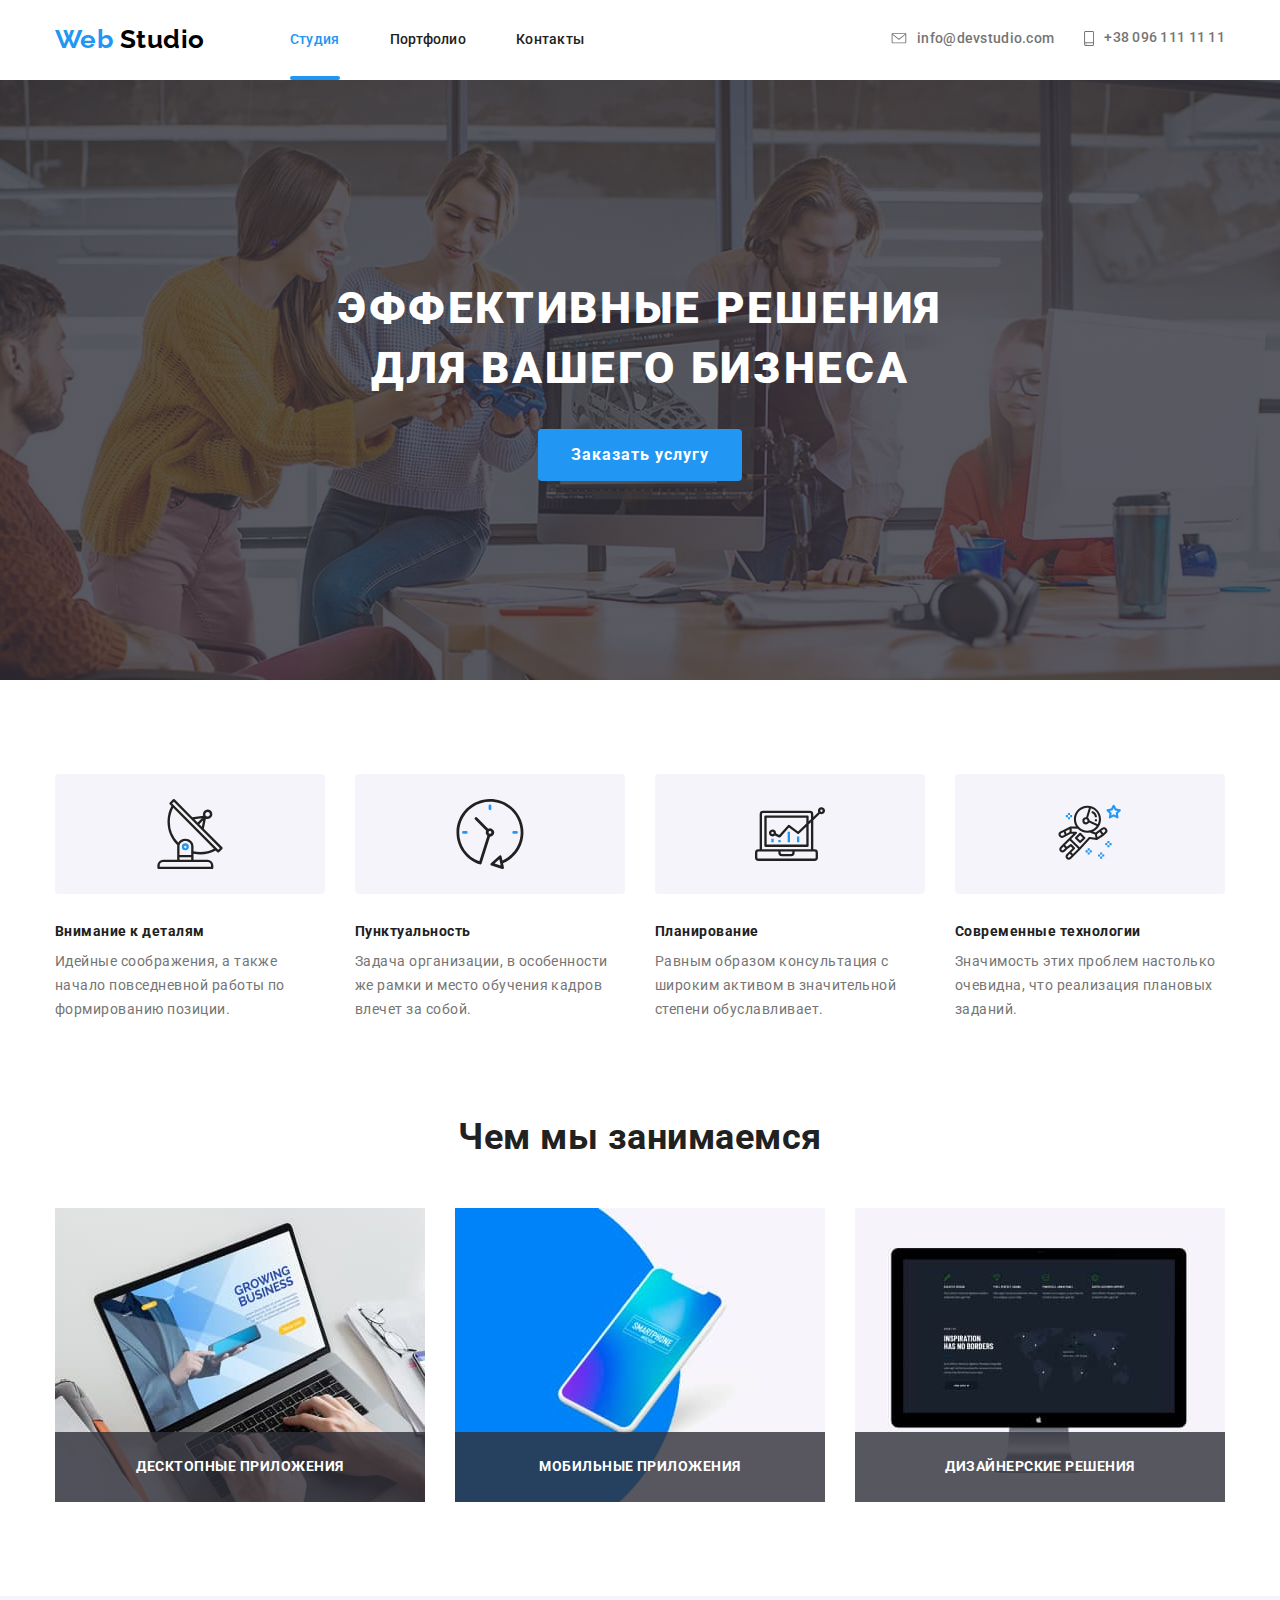
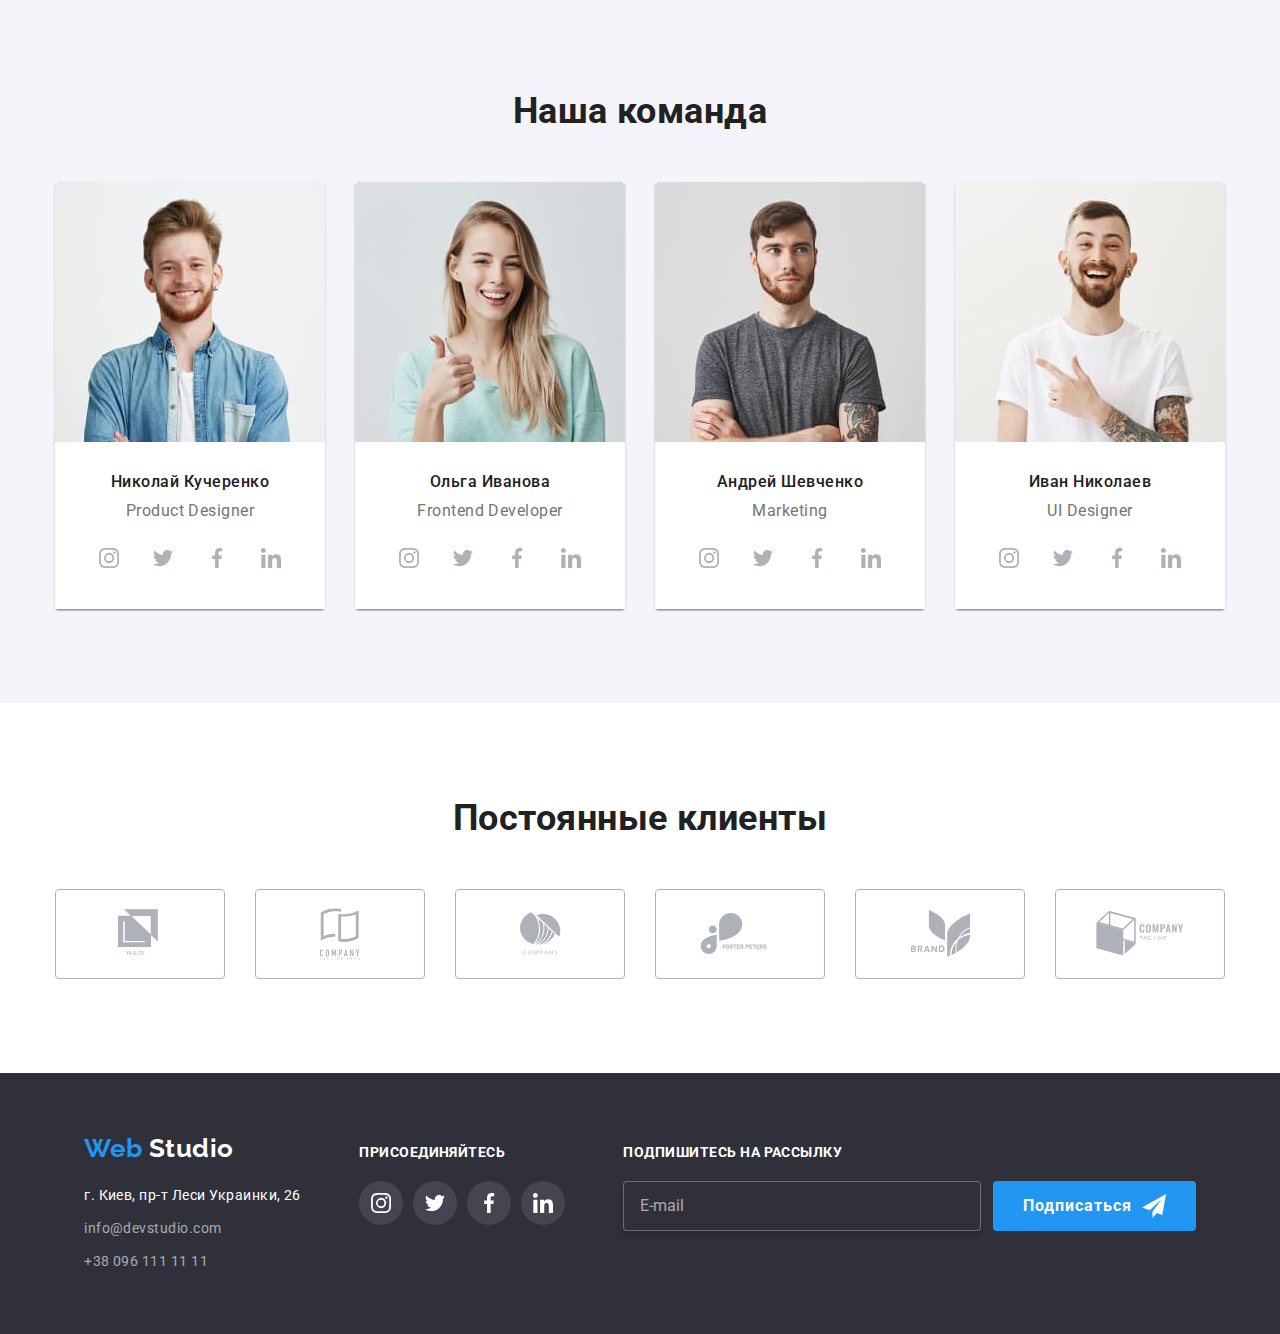
<file: index.html>
<!DOCTYPE html>
<html lang="ru">
<head>
    <meta charset="UTF-8">
    <meta name="viewport" content="width=device-width, initial-scale=1.0">
    <title>Document</title>
    <link rel="stylesheet" href="https://fonts.googleapis.com/css2?family=Raleway:wght@700&family=Roboto:wght@400;500;700;900&display=swap">
    <link rel="stylesheet" href="https://cdnjs.cloudflare.com/ajax/libs/modern-normalize/0.6.0/modern-normalize.min.css">
    <link rel="stylesheet" href="./css/main.min.css" />
</head>
<body class="body">
    <!-- Навигация по сайту -->
        <header>
            <div class="container">
                <nav class="container-main-nav">
                    <a class="logo" href="./index.html">
                        <span class="logo-blue">Web</span>
                        <span class="logo-black">Studio</span>
                    </a>
                    <ul class="site-nav">
                        <li class="site-nav-item"><a class="link-1 active current" href="./index.html">Студия</a></li>
                        <li class="site-nav-item"><a class="link-1" href="./portfolio.html">Портфолио</a></li>
                        <li class="site-nav-item"><a class="link-1" href="">Контакты</a></li>
                    </ul>
                
                    <address class="address-container">
                        <ul class="auth-nav">
                            <li class="auth-nav-item">
                                <a class="info" href="mailto:info@devstudio.com" aria-label="написать письмо на электронную почту info@devstudio.com">
                                    <svg class="icon-mail" width="16" height="11">
                                        <use href="./images/sprite.svg#envelope"></use>
                                    </svg>info@devstudio.com</a>
                            </li>
                            <li class="auth-nav-item">
                                <a class="info" href="tel:+380961111111" aria-label="позвонить по телефону +380961111111">
                                    <svg class="icon-phone" width="10" height="15">
                                        <use href="./images/sprite.svg#smartphone"></use>
                                    </svg>+38 096 111 11 11</a>
                            </li>
                        </ul>
                    </address>
                </nav>
            </div>
        </header>

    <main>
        <!-- Герой -->
            <section class="hero">
                <div class="container-hero">
                    <h1 class="hero-title">ЭФФЕКТИВНЫЕ РЕШЕНИЯ ДЛЯ ВАШЕГО БИЗНЕСА</h1>
                        <span class="service" href="">
                            <button data-modal-open type="button" class="service-title">Заказать услугу</button>
                        </span>
                </div>
            </section>

        <!-- Характеристика веб-студии -->
        <section class="section">
            <div class="container">
                <h2 class="hidden-title">Характеристика веб-студии</h2>
                    <ul class="feature-list">
                        <li class="feature-list-item">
                            <div class="icon-block">
                                <svg class="icon" width="70" height="70">
                                    <use href="./images/sprite.svg#antena"></use>
                                </svg>
                            </div>
                                    <h3 class="title">Внимание к деталям</h3>
                                        <p class="clarifications">Идейные соображения, а также начало повседневной работы по формированию позиции.</p>
                        </li>
                        <li class="feature-list-item">
                            <div class="icon-block">
                                <svg class="icon" width="70" height="70">
                                    <use href="./images/sprite.svg#clock-1"></use>
                                </svg>
                            </div>
                                <h3 class="title">Пунктуальность</h3>
                                    <p class="clarifications">Задача организации, в особенности же рамки и место обучения кадров влечет за собой.</p>
                        </li>
                        <li class="feature-list-item">
                            <div class="icon-block">
                                <svg class="icon" width="70" height="70">
                                    <use href="./images/sprite.svg#icon-diagram-1"></use>
                                </svg>
                            </div>
                                <h3 class="title">Планирование</h3>
                                    <p class="clarifications">Равным образом консультация с широким активом в значительной степени обуславливает.</p>
                        </li>
                        <li class="feature-list-item">
                            <div class="icon-block">
                                <svg class="icon" width="70" height="70">
                                    <use href="./images/sprite.svg#astronaut"></use>
                                </svg>
                            </div>
                                <h3 class="title">Современные технологии</h3>
                                    <p class="clarifications">Значимость этих проблем настолько очевидна, что реализация плановых заданий.</p>
                        </li>
                    </ul>
            </div>
        </section>

        <!-- Деятельнось веб-студии -->
        <section class="section activities">
            <div class="container">
                <h2 class="section-title">Чем мы занимаемся</h2>
                <ul class="activity-list">
                    <li class="activity-list-item">
                        <img src="./images/ноутбук.jpg" width="370" height="294" alt="ноутбук" />
                        <p class="example">ДЕСКТОПНЫЕ ПРИЛОЖЕНИЯ</p>
                    </li>
                    <li class="activity-list-item">
                        <img src="./images/смартфон.jpg" width="370" height="294" alt="smartphone" />
                        <p class="example">МОБИЛЬНЫЕ ПРИЛОЖЕНИЯ</p>
                    </li>
                    <li class="activity-list-item">
                        <img src="./images/монитор.jpg" width="370" height="294" alt="монитор" />
                        <p class="example">ДИЗАЙНЕРСКИЕ РЕШЕНИЯ</p>
                    </li>
                </ul>
            </div>
        </section>

        <!-- Команда -->
        <section class="section team">
            <div class="container">
                <h2 class="section-title">Наша команда</h2>
                <ul class="team-list">
                    <li class="team-list-item">
                        <div class="card-foto">
                            <img class="card-image" src="./images/foto-1.jpg" alt="Участник_группы_1" />
                                <div class="card-foto-content">
                                    <h3 class="name">Николай Кучеренко</h3>
                                        <p class="specialization">Product Designer</p>
                                            <ul class="links-list">
                                                <li class="social"><a href="" class="social-link">
                                                    <svg class="social-list" width="20" height="20">
                                                        <use href="./images/sprite.svg#Instagram"></use> 
                                                    </svg></a>
                                                </li>
                                                <li class="social"><a href="" class="social-link">
                                                    <svg class="social-list" width="20" height="20">
                                                        <use href="./images/sprite.svg#Twitter"></use> 
                                                    </svg></a>
                                                </li>
                                                <li class="social"><a href="" class="social-link">
                                                    <svg class="social-list" width="20" height="20">
                                                        <use href="./images/sprite.svg#Facebook"></use> 
                                                    </svg></a>
                                                </li>
                                                <li class="social"><a href="" class="social-link">
                                                    <svg class="social-list" width="20" height="20">
                                                        <use href="./images/sprite.svg#linkedin"></use> 
                                                    </svg></a>
                                                </li>
                                            </ul>
                                </div>
                        </div>
                    </li>
                    <li class="team-list-item">
                        <div class="card-foto">
                            <img class="card-image" src="./images/foto-2.jpg" alt="Участник_группы_2" />
                                <div class="card-foto-content">
                                    <h3 class="name">Ольга Иванова</h3>
                                        <p class="specialization">Frontend Developer</p>
                                            <ul class="links-list">
                                                <li class="social"><a href="" class="social-link">
                                                    <svg class="social-list" width="20" height="20">
                                                        <use href="./images/sprite.svg#Instagram"></use> 
                                                    </svg></a>
                                                </li>
                                                <li class="social"><a href="" class="social-link">
                                                    <svg class="social-list" width="20" height="20">
                                                        <use href="./images/sprite.svg#Twitter"></use> 
                                                    </svg></a>
                                                </li>
                                                <li class="social"><a href="" class="social-link">
                                                    <svg class="social-list" width="20" height="20">
                                                        <use href="./images/sprite.svg#Facebook"></use> 
                                                    </svg></a>
                                                </li>
                                                <li class="social"><a href="" class="social-link">
                                                    <svg class="social-list" width="20" height="20">
                                                        <use href="./images/sprite.svg#linkedin"></use> 
                                                    </svg></a>
                                                </li>
                                            </ul>
                                </div>
                        </div>
                    </li>
                    <li class="team-list-item">
                        <div class="card-foto">
                            <img class="card-image" src="./images/foto-3.jpg" alt="Участник_группы_3" />
                                <div class="card-foto-content">
                                    <h3 class="name">Андрей Шевченко</h3>
                                        <p class="specialization">Marketing</p>
                                            <ul class="links-list">
                                                <li class="social"><a href="" class="social-link">
                                                    <svg class="social-list" width="20" height="20">
                                                        <use href="./images/sprite.svg#Instagram"></use> 
                                                    </svg></a>
                                                </li>
                                                <li class="social"><a href="" class="social-link">
                                                    <svg class="social-list" width="20" height="20">
                                                        <use href="./images/sprite.svg#Twitter"></use> 
                                                    </svg></a>
                                                </li>
                                                <li class="social"><a href="" class="social-link">
                                                    <svg class="social-list" width="20" height="20">
                                                        <use href="./images/sprite.svg#Facebook"></use> 
                                                    </svg></a>
                                                </li>
                                                <li class="social"><a href="" class="social-link">
                                                    <svg class="social-list" width="20" height="20">
                                                        <use href="./images/sprite.svg#linkedin"></use> 
                                                    </svg></a>
                                                </li>
                                            </ul>
                                </div>
                        </div>
                    </li>
                    <li class="team-list-item">
                        <div class="card-foto">
                            <img class="card-image" src="./images/foto-4.jpg" alt="Участник_группы_4" />
                                <div class="card-foto-content">
                                    <h3 class="name">Иван Николаев</h3>
                                        <p class="specialization">UI Designer</p>
                                            <ul class="links-list">
                                                <li class="social"><a href="" class="social-link">
                                                    <svg class="social-list" width="20" height="20">
                                                        <use href="./images/sprite.svg#Instagram"></use> 
                                                    </svg></a>
                                                </li>
                                                <li class="social"><a href="" class="social-link">
                                                    <svg class="social-list" width="20" height="20">
                                                        <use href="./images/sprite.svg#Twitter"></use> 
                                                    </svg></a>
                                                </li>
                                                <li class="social"><a href="" class="social-link">
                                                    <svg class="social-list" width="20" height="20">
                                                        <use href="./images/sprite.svg#Facebook"></use> 
                                                    </svg></a>
                                                </li>
                                                <li class="social"><a href="" class="social-link">
                                                    <svg class="social-list" width="20" height="20">
                                                        <use href="./images/sprite.svg#linkedin"></use> 
                                                    </svg></a>
                                                </li>
                                            </ul>
                                </div>
                        </div>
                    </li>
                </ul>
            </div>
        </section>

        <!-- Клиенты -->
        <section class="section">
            <div class="container">
                <h2 class="section-title">Постоянные клиенты</h2>
                <ul class="list-customers">
                    <li class="list-customers-item">
                        <a class="customers-link" href="">
                            <svg class="icon" width="44" height="49">
                                <use href="./images/sprite.svg#icon-logo-1"></use> 
                            </svg></a>
                    </li>
                    <li class="list-customers-item">
                        <a class="customers-link" href="">
                            <svg class="icon" width="40" height="52">
                                <use href="./images/sprite.svg#icon-logo-2"></use> 
                            </svg></a>
                    </li>
                    <li class="list-customers-item">
                        <a class="customers-link" href="">
                            <svg class="icon" width="41" height="43">
                                <use href="./images/sprite.svg#icon-logo-3"></use> 
                            </svg></a>
                        </li>
                    <li class="list-customers-item">
                        <a class="customers-link" href="">
                            <svg class="icon" width="80" height="42">
                                <use href="./images/sprite.svg#icon-logo-4"></use> 
                             </svg></a>
                    </li>
                    <li class="list-customers-item">
                        <a class="customers-link" href="">
                            <svg class="icon" width="59" height="47">
                                <use href="./images/sprite.svg#icon-logo-5"></use> 
                            </svg></a>
                    </li>
                    <li class="list-customers-item">
                        <a class="customers-link" href="">
                            <svg class="icon" width="88" height="45">
                                <use href="./images/sprite.svg#icon-logo-6"></use> 
                            </svg></a>
                    </li>
                </ul>
            </div>
        </section>
    </main>

    <!--Модальное окно-->
    <div class="backdrop is-hidden" data-modal>
        <div class="modal">
            <p class="appeal">Оставьте свои данные, мы вам перезвоним</p>
                <button data-modal-close type="button" class="close">
                    <svg class="icon-close" width="11" height="11">
                        <use href="./images/sprite.svg#vector"></use>
                    </svg>
                </button>
            <form class="form-service">
                <div class="form-data">
                    <input type="text" class="form-input" name="user-name" id="user-name" placeholder=" " />
                    <label for="user-name" class="form-label">Имя</label>
                    <svg class="icon-data">
                        <use href="./images/sprite.svg#silhouette"></use>
                    </svg>
                </div>
                <div class="form-data">
                    <input type="tel" class="form-input" name="telephone" id="telephone" placeholder=" " />
                    <label for="telephone" class="form-label">Телефон</label>
                    <svg class="icon-data">
                        <use href="./images/sprite.svg#telephone"></use>
                    </svg>
                </div>
                <div class="form-data">
                    <input type="email" class="form-input" name="mail" id="mail" placeholder=" " />
                    <label for="mail" class="form-label">Почта</label>
                    <svg class="icon-data">
                        <use href="./images/sprite.svg#envelope-2"></use>
                    </svg>
                </div>
                <div class="form-data-comment">
                    <textarea class="wishes" name="comment" id="comment" rows="6" placeholder=" "></textarea>
                    <label for="comment" class="form-label-2">Комментарий</label>
                </div>
                <label class="checkbox-label">
                     <input type="checkbox" class="checkbox" name="policy">
                     <span class="check-mark"></span>
                     Соглашаюсь с рассылкой и принимаю<a href="">Условия договора</a>
                </label>
                <button type="submit" class="send">Отправить</button>
            </form>
        </div>
    </div>

    <!-- Футер -->
    <footer class="footer">
        <div class="container data">
           <div class="container-address">
               <a class="logo" href="">
                   <span class="logo-blue">Web</span>
                   <span class="logo-white">Studio</span>
               </a>
                   <address>
                       <ul class="address-list">
                           <li class="dislocation"><a class="location" href="">г. Киев, пр-т Леси Украинки, 26</a></li>
                           <li class="email"><a class="info-2" href="mailto:info@devstudio.com">info@devstudio.com</a></li>
                           <li><a class="info-2" href="tel:+380961111111">+38 096 111 11 11</a></li>
                       </ul>
                   </address>
           </div>
           <div class="container-invitation">
               <p class="invitation">ПРИСОЕДИНЯЙТЕСЬ</p>
                    <ul class="links-list-2">
                        <li class="social-2"><a href="" class="social-link-2">
                            <svg class="social-list-2" width="20" height="20">
                                <use href="./images/sprite.svg#Instagram"></use> 
                            </svg></a>
                        </li>
                        <li class="social-2"><a href="" class="social-link-2">
                            <svg class="social-list-2" width="44" height="44">
                                <use href="./images/sprite.svg#Twitter"></use> 
                            </svg></a>
                        </li>
                        <li class="social-2"><a href="" class="social-link-2">
                            <svg class="social-list-2" width="20" height="20">
                                <use href="./images/sprite.svg#Facebook"></use> 
                            </svg></a>
                        </li>
                        <li class="social-2"><a href="" class="social-link-2">
                            <svg class="social-list-2" width="20" height="20">
                                <use href="./images/sprite.svg#linkedin"></use> 
                            </svg></a>
                        </li>
                    </ul>
           </div>
           <div class="container-mailing">
               <p class="invitation">ПОДПИШИТЕСЬ НА РАССЫЛКУ</p>
                    <form class="form-mailing">
                        <div class="form-container">
                            <input class="input-mail" type="email" name="mail" placeholder="E-mail" />
                            <button type="submit" class="mailing">
                                Подписаться
                                <svg class="icon-mailing">
                                    <use href="./images/sprite.svg#send"></use>
                                </svg>
                            </button>
                        </div> 
                    </form>
           </div>
        </div>
   </footer>

   <script src="./js/modal.js"></script>
</body>
</html>
</file>
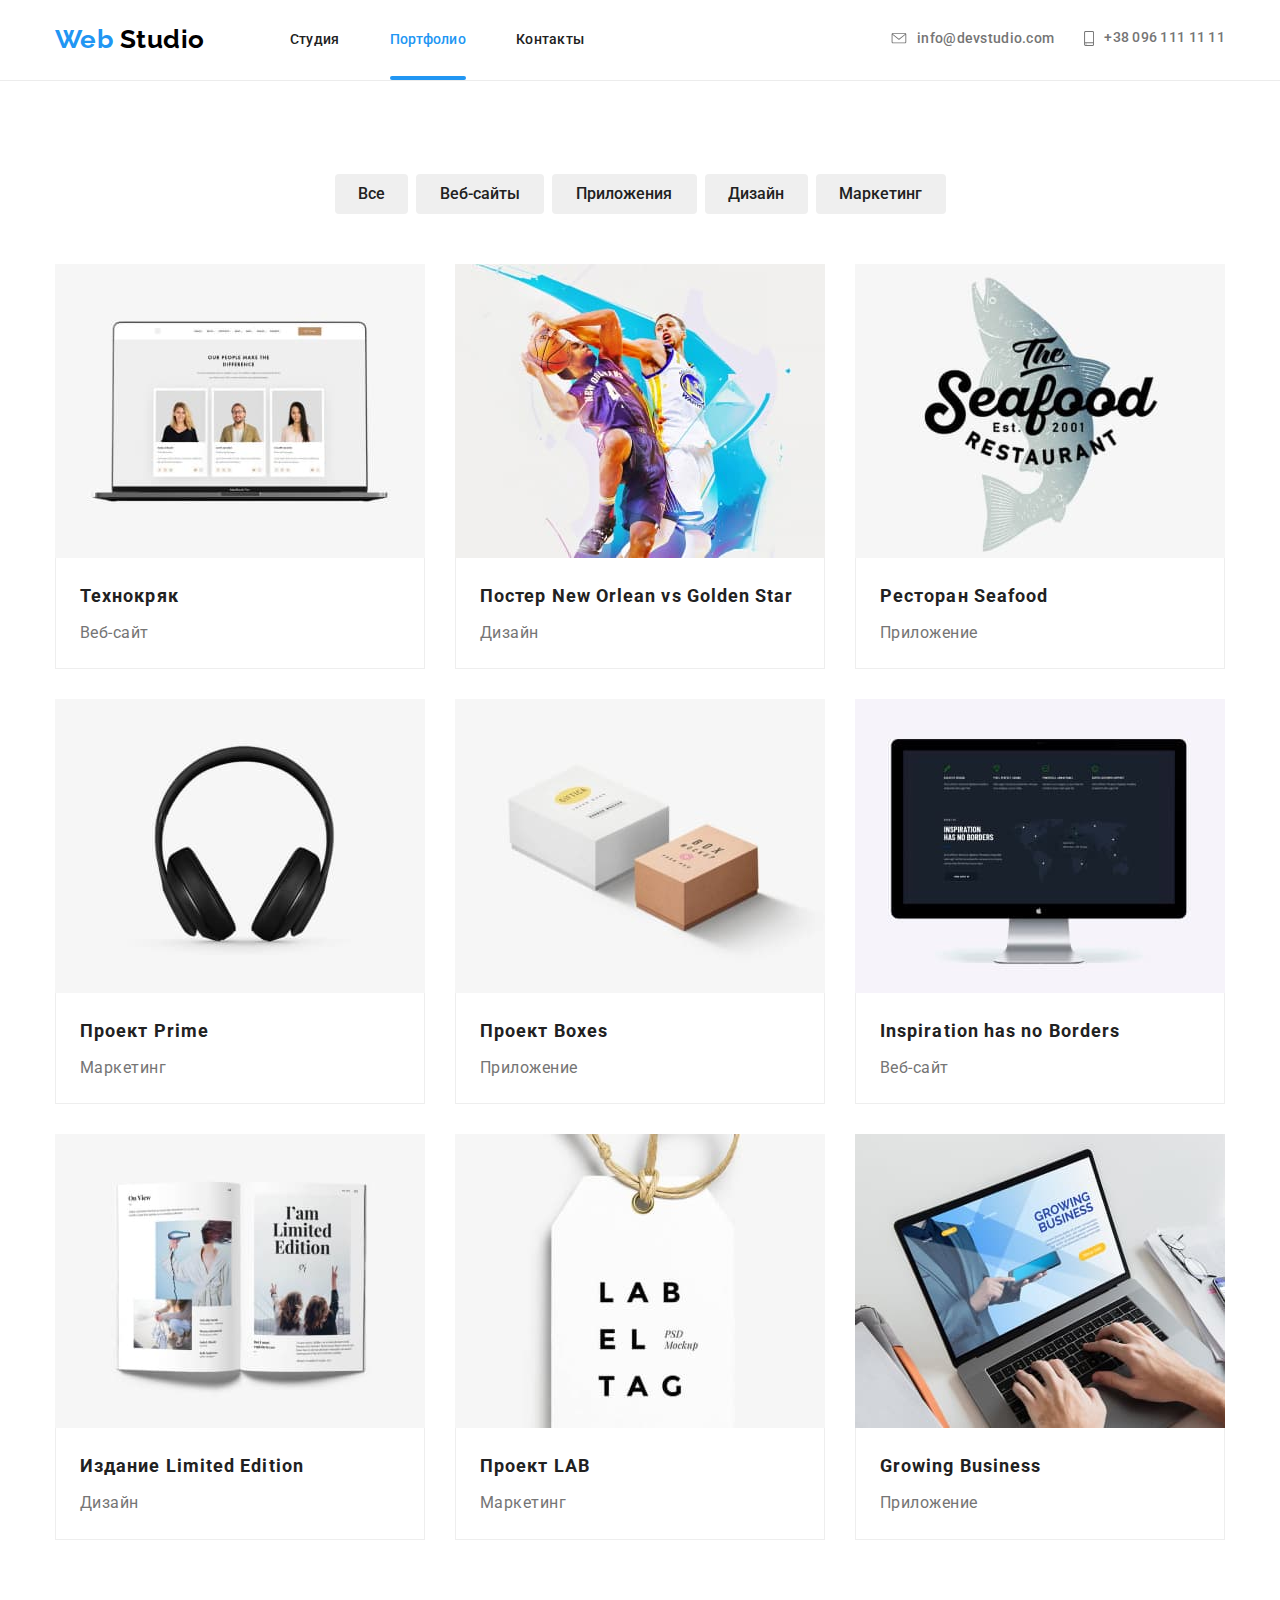
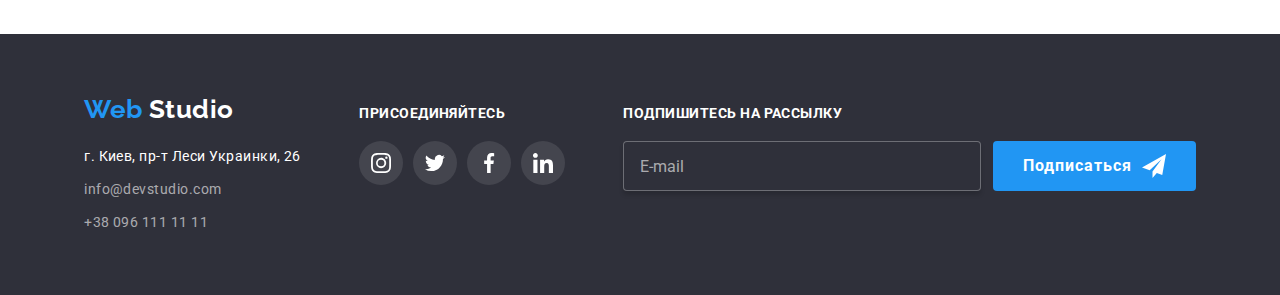
<file: portfolio.html>
<!DOCTYPE html>
<html lang="en">
<head>
    <meta charset="UTF-8">
    <meta name="viewport" content="width=device-width, initial-scale=1.0">
    <title>Document</title>
    <link rel="stylesheet" href="https://fonts.googleapis.com/css2?family=Raleway:wght@700&family=Roboto:wght@400;500;700;900&display=swap">
    <link rel="stylesheet" href="https://cdnjs.cloudflare.com/ajax/libs/modern-normalize/0.6.0/modern-normalize.min.css">
    <link rel="stylesheet" href="./css/main.min.css" />
</head>
<body class="body">
     <!-- Шапка сайта -->
     <header class="header-portfolio">
        <div class="container">
            <nav class="container-main-nav">
                <a class="logo" href="./index.html">
                    <span class="logo-blue">Web</span>
                    <span class="logo-black">Studio</span>
                </a>
                <ul class="site-nav">
                    <li class="site-nav-item"><a class="link-1" href="./index.html">Студия</a></li>
                    <li class="site-nav-item"><a class="link-1 active current" href="./portfolio.html">Портфолио</a></li>
                    <li class="site-nav-item"><a class="link-1" href="">Контакты</a></li>
                </ul>
            
                <address class="address-container">
                    <ul class="auth-nav">
                        <li class="auth-nav-item">
                            <a class="info mail" href="mailto:info@devstudio.com" aria-label="написать письмо на электронную почту info@devstudio.com">
                                <svg class="icon-mail" width="16" height="11">
                                    <use href="./images/sprite.svg#envelope"></use>
                                </svg>info@devstudio.com</a>
                        </li>
                        <li class="auth-nav-item">
                            <a class="info number" href="tel:+380961111111" aria-label="позвонить по телефону +380961111111">
                                <svg class="icon-phone" width="10" height="15">
                                    <use href="./images/sprite.svg#smartphone"></use>
                                </svg>+38 096 111 11 11</a>
                        </li>
                    </ul>
                </address>
            </nav>
        </div>
    </header>

    <main>
        <!-- Навигация по сайту -->
        
            <section class="section-2">
                <div class="container">
                    <h1 class="hidden-title">Список работ</h1>
                        <ul class="filter">
                            <li class="filter-list"> <button type="button" class="btn first">Все</button></li>
                            <li class="filter-list"> <button type="button" class="btn second">Веб-сайты</button></li>
                            <li class="filter-list"> <button type="button" class="btn third">Приложения</button></li>
                            <li class="filter-list"> <button type="button" class="btn fourth">Дизайн</button></li>
                            <li class="filter-list"> <button type="button" class="btn fifth">Маркетинг</button></li>
                        </ul>

                        <ul class="works-list">
                            <li class="works-list-item">
                                <a class="example-2" href="">
                                    <div class="card">
                                        <div class="card-active">
                                            <img class="card-image" src="./images/сайт-1.jpg" alt="веб-сайт">
                                            <p class="description">Технокряк это современная площадка распространения коронавируса. Компании используют эту платформу для цифрового шпионажа и атак на защищённые сервера конкурентов.</p>
                                        </div>
                                        <div class="card-content">
                                            <h2 class="title-2">Технокряк</h2>
                                            <p class="description-2">Веб-сайт</p>
                                        </div>
                                    </div>    
                                </a>
                            </li>
                            <li class="works-list-item">
                                <a class="example-2" href="">
                                    <div class="card">
                                        <div class="card-active">
                                            <img class="card-image" src="./images/дизайн-1.jpg" alt="веб-сайт">
                                            <p class="description">Технокряк это современная площадка распространения коронавируса. Компании используют эту платформу для цифрового шпионажа и атак на защищённые сервера конкурентов.</p>
                                        </div>
                                        <div class="card-content">
                                            <h2 class="title-2">Постер New Orlean vs Golden Star</h2>
                                            <p class="description-2">Дизайн</p>
                                        </div>
                                    </div>    
                                </a>
                            </li>
                            <li class="works-list-item">
                                <a class="example-2" href="">
                                    <div class="card">
                                        <div class="card-active">
                                            <img class="card-image" src="./images/приложение-1.jpg" alt="рыба">
                                            <p class="description">Технокряк это современная площадка распространения коронавируса. Компании используют эту платформу для цифрового шпионажа и атак на защищённые сервера конкурентов.</p>
                                        </div>
                                        <div class="card-content">
                                            <h2 class="title-2">Ресторан Seafood</h2>
                                            <p class="description-2">Приложение</p>
                                        </div>
                                    </div>
                                </a>
                            </li>
                            <li class="works-list-item">
                                <a class="example-2" href="">
                                    <div class="card">
                                        <div class="card-active">
                                            <img class="card-image" src="./images/маркетинг-1.jpg" alt="наушники">
                                            <p class="description">Технокряк это современная площадка распространения коронавируса. Компании используют эту платформу для цифрового шпионажа и атак на защищённые сервера конкурентов.</p>
                                        </div>
                                        <div class="card-content">
                                            <h2 class="title-2">Проект Prime</h2>
                                            <p class="description-2">Маркетинг</p>
                                        </div>
                                    </div>
                                </a>
                            </li>
                            <li class="works-list-item">
                                <a class="example-2" href="">
                                    <div class="card">
                                        <div class="card-active">
                                            <img class="card-image" src="./images/приложение-2.jpg" alt="коробки">
                                            <p class="description">Технокряк это современная площадка распространения коронавируса. Компании используют эту платформу для цифрового шпионажа и атак на защищённые сервера конкурентов.</p>
                                        </div>
                                        <div class="card-content">
                                            <h2 class="title-2">Проект Boxes</h2>
                                            <p class="description-2">Приложение</p>
                                        </div>
                                    </div>
                                </a>
                            </li>
                            <li class="works-list-item">
                                <a class="example-2" href="">
                                    <div class="card">
                                        <div class="card-active">
                                            <img class="card-image" src="./images/сайт-2.jpg" alt="монитор">
                                            <p class="description">Технокряк это современная площадка распространения коронавируса. Компании используют эту платформу для цифрового шпионажа и атак на защищённые сервера конкурентов.</p>
                                        </div>
                                        <div class="card-content">
                                            <h2 class="title-2">Inspiration has no Borders</h2>
                                            <p class="description-2">Веб-сайт</p>
                                        </div>
                                    </div>       
                                </a>
                            </li>
                            <li class="works-list-item">
                                <a class="example-2" href="">
                                    <div class="card">
                                        <div class="card-active">
                                            <img class="card-image" src="./images/дизайн-2.jpg" alt="журнал">
                                            <p class="description">Технокряк это современная площадка распространения коронавируса. Компании используют эту платформу для цифрового шпионажа и атак на защищённые сервера конкурентов.</p>
                                        </div>
                                        <div class="card-content">
                                            <h2 class="title-2">Издание Limited Edition</h2>
                                            <p class="description-2">Дизайн</p>
                                        </div>
                                    </div>    
                                </a>
                            </li>
                            <li class="works-list-item">
                                <a class="example-2" href="">
                                    <div class="card">
                                        <div class="card-active">
                                            <img class="card-image" src="./images/маркетинг-2.jpg" alt="лейбл">
                                            <p class="description">Технокряк это современная площадка распространения коронавируса. Компании используют эту платформу для цифрового шпионажа и атак на защищённые сервера конкурентов.</p>
                                        </div>
                                        <div class="card-content">
                                            <h2 class="title-2">Проект LAB</h2>
                                            <p class="description-2">Маркетинг</p>
                                        </div>
                                    </div>
                                </a>
                            </li>
                            <li class="works-list-item">
                                <a class="example-2" href="">
                                    <div class="card">
                                        <div class="card-active">
                                            <img class="card-image" src="./images/приложение-3.jpg" alt="ноутбук">
                                            <p class="description">Технокряк это современная площадка распространения коронавируса. Компании используют эту платформу для цифрового шпионажа и атак на защищённые сервера конкурентов.</p>
                                        </div>
                                        <div class="card-content">
                                            <h2 class="title-2">Growing Business</h2>
                                            <p class="description-2">Приложение</p>
                                        </div>
                                    </div>
                                </a>
                            </li>
                        </ul>
                </div>
            </section>
    </main>
        
    <!-- Футер -->
    <footer class="footer">
        <div class="container data">
           <div class="container-address">
               <a class="logo" href="">
                   <span class="logo-blue">Web</span>
                   <span class="logo-white">Studio</span>
               </a>
                   <address>
                       <ul class="address-list">
                           <li class="dislocation"><a class="location" href="">г. Киев, пр-т Леси Украинки, 26</a></li>
                           <li class="email"><a class="info-2" href="mailto:info@devstudio.com">info@devstudio.com</a></li>
                           <li><a class="info-2" href="tel:+380961111111">+38 096 111 11 11</a></li>
                       </ul>
                   </address>
           </div>
           <div class="container-invitation">
            <p class="invitation">ПРИСОЕДИНЯЙТЕСЬ</p>
                 <ul class="links-list-2">
                     <li class="social-2"><a href="" class="social-link-2">
                         <svg class="social-list-2" width="20" height="20">
                             <use href="./images/sprite.svg#Instagram"></use> 
                         </svg></a>
                     </li>
                     <li class="social-2"><a href="" class="social-link-2">
                         <svg class="social-list-2" width="44" height="44">
                             <use href="./images/sprite.svg#Twitter"></use> 
                         </svg></a>
                     </li>
                     <li class="social-2"><a href="" class="social-link-2">
                         <svg class="social-list-2" width="20" height="20">
                             <use href="./images/sprite.svg#Facebook"></use> 
                         </svg></a>
                     </li>
                     <li class="social-2"><a href="" class="social-link-2">
                         <svg class="social-list-2" width="20" height="20">
                             <use href="./images/sprite.svg#linkedin"></use> 
                         </svg></a>
                     </li>
                 </ul>
            </div>
            <div class="container-mailing">
                <p class="invitation">ПОДПИШИТЕСЬ НА РАССЫЛКУ</p>
                     <form class="form-mailing">
                         <div class="form-container">
                             <input class="input-mail" type="email" name="mail" placeholder="E-mail" />
                             <button type="submit" class="mailing">
                                 Подписаться
                                 <svg class="icon-mailing">
                                     <use href="./images/sprite.svg#send"></use>
                                 </svg>
                             </button>
                         </div> 
                     </form>
            </div>
        </div>
   </footer>    
</body>
</html>
</file>
<file: css/main.min.css>
.body{background-color:#fff;color:#757575;font-family:Roboto,sans-serif;letter-spacing:0.03em}.container{width:1200px;padding-left:15px;padding-right:15px;margin-right:auto;margin-left:auto}.container img{display:block;max-width:100%;height:auto}.container ul{list-style:none}.section{padding-top:94px;padding-bottom:94px}.section-title{margin-top:0;margin-bottom:50px;color:#212121;font-weight:700;font-size:36px;line-height:1.17;text-align:center}.container-main-nav{display:-webkit-box;display:-ms-flexbox;display:flex;-webkit-box-align:center;-ms-flex-align:center;align-items:center;-webkit-box-pack:justify;-ms-flex-pack:justify;justify-content:space-between}.site-nav{display:-webkit-box;display:-ms-flexbox;display:flex;margin-top:0;margin-bottom:0;padding:0;margin-left:85px}.site-nav-item+.site-nav-item{margin-left:50px}.link-1{-webkit-transition:color 250ms cubic-bezier(0.4, 0, 0.2, 1);transition:color 250ms cubic-bezier(0.4, 0, 0.2, 1);display:block;padding-top:32px;padding-bottom:32px;color:#212121;font-weight:500;font-size:14px;line-height:1.14;letter-spacing:0.02em;text-decoration:none}.link-1:hover,.link-1:focus{color:#2196F3}.link-1.current{color:#2196F3}.active{position:relative}.active:after{content:'';position:absolute;left:0;bottom:0;height:4px;width:100%;background-color:#2196F3;border-radius:2px}.address-container{margin-left:auto}.auth-nav{display:-webkit-box;display:-ms-flexbox;display:flex;margin-top:0;margin-bottom:0;padding:0}.auth-nav-item+.auth-nav-item{margin-left:30px}.icon-mail,.icon-phone{margin-right:10px;fill:currentColor}.info{-webkit-transition:color 250ms cubic-bezier(0.4, 0, 0.2, 1);transition:color 250ms cubic-bezier(0.4, 0, 0.2, 1);display:-webkit-inline-box;display:-ms-inline-flexbox;display:inline-flex;-webkit-box-align:center;-ms-flex-align:center;align-items:center;margin:0;color:#757575;font-weight:500;font-size:14px;line-height:1.14;letter-spacing:0.02em;text-decoration:none;font-style:normal}.info:hover,.info:focus{color:#2196F3}.logo{padding-top:24px;padding-bottom:25px;font-family:Raleway, sans-serif;font-weight:700;font-size:26px;line-height:1.2;text-decoration:none}.logo-black{color:#000}.logo-blue{color:#2196F3}.logo .logo-white{color:#fff}.hero{display:-webkit-box;display:-ms-flexbox;display:flex;text-align:center;-webkit-box-pack:center;-ms-flex-pack:center;justify-content:center;-webkit-box-align:center;-ms-flex-align:center;align-items:center;max-width:1600px;min-height:600px;margin-left:auto;margin-right:auto;background-image:-webkit-gradient(linear, left top, right top, from(rgba(47,48,58,0.8)), to(rgba(47,48,58,0.8))),url("../images/проект.jpg");background-image:linear-gradient(to right, rgba(47,48,58,0.8), rgba(47,48,58,0.8)),url("../images/проект.jpg");background-repeat:no-repeat;background-position:center;background-size:cover}.container-hero{max-width:696px}.hero-title{margin-top:0;margin-bottom:30px;color:#fff;font-weight:900;font-size:44px;line-height:1.36;letter-spacing:0.06em}.service{text-decoration:none}.service-title{display:-webkit-inline-box;display:-ms-inline-flexbox;display:inline-flex;min-width:200px;padding:10px 32px;margin-top:0;margin-bottom:0;border:1px solid transparent;border-radius:4px;background-color:#2196F3;color:#fff;font-weight:700;font-size:16px;text-align:center;line-height:1.88;letter-spacing:0.06em}.hidden-title{position:absolute;width:1px;height:1px;margin:-1px;border:0;padding:0;clip:rect(0 0 0 0);overflow:hidden}.feature-list{display:-webkit-box;display:-ms-flexbox;display:flex;margin-top:0;margin-bottom:0;padding:0}.icon-block{display:-webkit-box;display:-ms-flexbox;display:flex;background:#F5F4FA;margin-bottom:30px;padding:25px 100px;border-radius:4px}.feature-list-item+.feature-list-item{margin-left:30px}.feature-list .title{margin-top:0;margin-bottom:10px;color:#212121;font-weight:700;font-size:14px;line-height:1.14}.clarifications{margin-top:0;margin-bottom:0;font-size:14px;line-height:1.71}.activities{padding-top:0}.activity-list{display:-webkit-box;display:-ms-flexbox;display:flex;margin-top:0;margin-bottom:0;padding:0}.activity-list-item+.activity-list-item{margin-left:30px}.activity-list-item{position:relative}.activity-list-item .example{position:absolute;left:0;bottom:0;margin-top:0;margin-bottom:0;padding-top:27px;height:70px;width:100%;background-color:rgba(47,48,58,0.8);color:#fff;font-weight:700;font-size:14px;line-height:1.14;text-align:center}.team{background:#F5F4FA}.team-list{display:-webkit-box;display:-ms-flexbox;display:flex;margin-top:0;margin-bottom:0;padding:0}.team-list-item+.team-list-item{margin-left:30px}.card-image{display:block}.card-foto{width:270px;-webkit-box-shadow:0px 2px 1px rgba(0,0,0,0.2),0px 1px 1px rgba(0,0,0,0.14),0px 1px 3px rgba(0,0,0,0.12);box-shadow:0px 2px 1px rgba(0,0,0,0.2),0px 1px 1px rgba(0,0,0,0.14),0px 1px 3px rgba(0,0,0,0.12);border-radius:0px 0px 4px 4px}.card-foto-content{padding-top:30px;padding-bottom:24px;background:#fff}.name{margin-top:0;margin-bottom:10px;color:#212121;font-weight:500;font-size:16px;line-height:1.19;text-align:center}.specialization{margin-top:0;margin-bottom:16px;font-size:16px;line-height:1.19;text-align:center}.links-list{display:-webkit-box;display:-ms-flexbox;display:flex;padding:0;-webkit-box-pack:center;-ms-flex-pack:center;justify-content:center}.links-list .social+.social{margin-left:10px}.social-list{-webkit-transition:background-color 250ms cubic-bezier(0.4, 0, 0.2, 1);transition:background-color 250ms cubic-bezier(0.4, 0, 0.2, 1);display:inline-block;width:44px;height:44px;border-radius:50%;fill:#AFB1B8}.social-list:hover,.social-list:focus{background:#2196F3;fill:#fff}.list-customers{display:-webkit-box;display:-ms-flexbox;display:flex;margin-top:0;margin-bottom:0;padding:0;-webkit-box-pack:center;-ms-flex-pack:center;justify-content:center}.list-customers-item+.list-customers-item{margin-left:30px}.customers-link{-webkit-transition:border-color 250ms cubic-bezier(0.4, 0, 0.2, 1);transition:border-color 250ms cubic-bezier(0.4, 0, 0.2, 1);display:-webkit-inline-box;display:-ms-inline-flexbox;display:inline-flex;-webkit-box-align:center;-ms-flex-align:center;align-items:center;-webkit-box-pack:center;-ms-flex-pack:center;justify-content:center;width:170px;height:90px;border:1px solid #AFB1B8;border-radius:4px}.customers-link:hover,.customers-link:focus{border-color:#2196F3}.icon{fill:#AFB1B8;-webkit-transition:fill 250ms cubic-bezier(0.4, 0, 0.2, 1);transition:fill 250ms cubic-bezier(0.4, 0, 0.2, 1)}.customers-link:hover .icon,.customers-link:focus .icon{fill:#2196F3}.footer{background-color:#2F303A}.data{display:-webkit-box;display:-ms-flexbox;display:flex;-webkit-box-align:baseline;-ms-flex-align:baseline;align-items:baseline;-ms-flex-pack:distribute;justify-content:space-around}.container-address{padding-top:60px;padding-bottom:60px}.address-list{margin-top:20px;margin-bottom:0;padding:0}.address-list .location{color:#fff;font-size:14px;line-height:1.71;text-decoration:none;font-style:normal}.address-list .dislocation{margin-bottom:9px}.email{margin-bottom:9px}.info-2{color:rgba(255,255,255,0.6);font-size:14px;line-height:1.71;text-decoration:none;font-style:normal}.container-invitation{padding-top:72px;padding-bottom:100px}.invitation{margin-top:0;margin-bottom:20px;color:#fff;font-weight:700;font-size:14px;line-height:1.14}.links-list-2{display:-webkit-box;display:-ms-flexbox;display:flex;margin-top:0;margin-bottom:0;padding:0}.links-list-2 .social-2+.social-2{margin-left:10px}.links-list-2 .social{margin-top:0;margin-bottom:0}.social-list-2{-webkit-transition:background-color 250ms cubic-bezier(0.4, 0, 0.2, 1);transition:background-color 250ms cubic-bezier(0.4, 0, 0.2, 1);display:inline-block;width:44px;height:44px;border-radius:50%;background:rgba(255,255,255,0.1);fill:#fff}.social-list-2:hover,.social-list-2:focus{background:#2196F3}.container-mailing{padding-top:72px;padding-bottom:94px}.form-container{display:-webkit-box;display:-ms-flexbox;display:flex}.form-mailing input{width:358px;height:50px;margin-right:12px;border:1px solid rgba(255,255,255,0.3);-webkit-box-shadow:0px 4px 4px rgba(0,0,0,0.15);box-shadow:0px 4px 4px rgba(0,0,0,0.15);border-radius:4px;background-color:#2F303A}.form-mailing input::-webkit-input-placeholder{font-size:16px;line-height:1.25;color:rgba(255,255,255,0.6)}.form-mailing input:-ms-input-placeholder{font-size:16px;line-height:1.25;color:rgba(255,255,255,0.6)}.form-mailing input::-ms-input-placeholder{font-size:16px;line-height:1.25;color:rgba(255,255,255,0.6)}.form-mailing input::placeholder{font-size:16px;line-height:1.25;color:rgba(255,255,255,0.6)}.input-mail{padding-left:16px}.mailing{display:-webkit-inline-box;display:-ms-inline-flexbox;display:inline-flex;-webkit-box-pack:center;-ms-flex-pack:center;justify-content:center;-webkit-box-align:center;-ms-flex-align:center;align-items:center;min-width:200px;height:50px;padding:10px 29px;margin:0;border:1px solid transparent;border-radius:4px;background-color:#2196F3;color:#fff;font-weight:700;font-size:16px;text-align:center;line-height:1.88;letter-spacing:0.06em}.icon-mailing{width:24px;height:24px;margin-left:10px}.header-portfolio{margin-bottom:93px;border-bottom:1px solid #ECECEC}.section-2{margin-bottom:94px}.filter{display:-webkit-box;display:-ms-flexbox;display:flex;-webkit-box-pack:center;-ms-flex-pack:center;justify-content:center;margin-top:0;margin-bottom:50px;padding:0}.filter .filter-list+.filter-list{margin-left:8px}.btn{-webkit-transition:background-color 250ms cubic-bezier(0.4, 0, 0.2, 1);transition:background-color 250ms cubic-bezier(0.4, 0, 0.2, 1);display:inline-block;border-radius:4px;padding:6px 22px;border:1px solid transparent;color:#212121;font-weight:500;font-size:16px;line-height:1.63;text-align:center;font-family:Roboto,sans-serif}.btn:hover,.btn:focus{color:#fff;background:#2196F3}.first{min-width:73px}.second{min-width:128px}.third{min-width:145px}.fourth{min-width:103px}.fifth{min-width:130px}.works-list{display:-webkit-box;display:-ms-flexbox;display:flex;margin-top:0;margin-bottom:0;padding:0;-ms-flex-wrap:wrap;flex-wrap:wrap}.works-list .card{width:370px}.works-list-item{-webkit-transition:-webkit-box-shadow 250ms cubic-bezier(0.4, 0, 0.2, 1);transition:-webkit-box-shadow 250ms cubic-bezier(0.4, 0, 0.2, 1);transition:box-shadow 250ms cubic-bezier(0.4, 0, 0.2, 1);transition:box-shadow 250ms cubic-bezier(0.4, 0, 0.2, 1), -webkit-box-shadow 250ms cubic-bezier(0.4, 0, 0.2, 1);width:370px;margin-right:30px;margin-bottom:30px}.works-list-item:nth-child(3n){margin-right:0}.works-list-item:nth-last-child(-n+3){margin-bottom:0}.works-list-item:hover,.works-list-item:focus{-webkit-box-shadow:1px 4px 6px rgba(0,0,0,0.16),0px 4px 4px rgba(0,0,0,0.06),0px 1px 1px rgba(0,0,0,0.12);box-shadow:1px 4px 6px rgba(0,0,0,0.16),0px 4px 4px rgba(0,0,0,0.06),0px 1px 1px rgba(0,0,0,0.12)}.example-2{text-decoration:none}.card-active{position:relative;overflow:hidden}.description{position:absolute;left:0;bottom:0;-webkit-transform:translateY(100%);transform:translateY(100%);-webkit-transition:-webkit-transform 250ms cubic-bezier(0.4, 0, 0.2, 1);transition:-webkit-transform 250ms cubic-bezier(0.4, 0, 0.2, 1);transition:transform 250ms cubic-bezier(0.4, 0, 0.2, 1);transition:transform 250ms cubic-bezier(0.4, 0, 0.2, 1), -webkit-transform 250ms cubic-bezier(0.4, 0, 0.2, 1);display:inline-block;content:'';height:294px;margin-top:0;margin-bottom:0;font-size:18px;line-height:1.56;letter-spacing:0.03em;padding-top:63px;padding-left:24px;padding-right:24px;color:#fff;background:rgba(33,150,243,0.9)}.card-active:hover .description,.card-active:focus .description{-webkit-transform:translateY(0);transform:translateY(0)}.card-content{padding:20px 24px;background:#fff;border-right:1px solid #eee;border-bottom:1px solid #eee;border-left:1px solid #eee;-webkit-box-sizing:border-box;box-sizing:border-box}.card-content .title-2{margin-top:0;margin-bottom:4px;color:#212121;font-weight:700;font-size:18px;line-height:2;letter-spacing:0.06em}.card-content .description-2{margin-top:0;margin-bottom:0;color:#757575;font-size:16px;line-height:1.88;letter-spacing:0.03em}.backdrop{position:fixed;left:0;bottom:0;opacity:1;-webkit-transition:opacity 250ms cubic-bezier(0.4, 0, 0.2, 1),-webkit-transform 250ms cubic-bezier(0.4, 0, 0.2, 1);transition:opacity 250ms cubic-bezier(0.4, 0, 0.2, 1),-webkit-transform 250ms cubic-bezier(0.4, 0, 0.2, 1);transition:opacity 250ms cubic-bezier(0.4, 0, 0.2, 1),transform 250ms cubic-bezier(0.4, 0, 0.2, 1);transition:opacity 250ms cubic-bezier(0.4, 0, 0.2, 1),transform 250ms cubic-bezier(0.4, 0, 0.2, 1),-webkit-transform 250ms cubic-bezier(0.4, 0, 0.2, 1);width:100%;height:100%;background:rgba(0,0,0,0.2)}.backdrop.is-hidden{visibility:hidden;opacity:0;pointer-events:none}.modal{position:absolute;top:50%;left:50%;-webkit-transform:translate(-50%, -50%);transform:translate(-50%, -50%);-webkit-transition:-webkit-transform 250ms cubic-bezier(0.4, 0, 0.2, 1);transition:-webkit-transform 250ms cubic-bezier(0.4, 0, 0.2, 1);transition:transform 250ms cubic-bezier(0.4, 0, 0.2, 1);transition:transform 250ms cubic-bezier(0.4, 0, 0.2, 1), -webkit-transform 250ms cubic-bezier(0.4, 0, 0.2, 1);padding:40px;text-align:center;min-width:528px;min-height:581px;background-color:#fff;-webkit-box-shadow:0px 2px 1px rgba(0,0,0,0.2),0px 1px 1px rgba(0,0,0,0.14),0px 1px 3px rgba(0,0,0,0.12);box-shadow:0px 2px 1px rgba(0,0,0,0.2),0px 1px 1px rgba(0,0,0,0.14),0px 1px 3px rgba(0,0,0,0.12);border-radius:4px}.close{position:absolute;top:8px;right:8px;-webkit-transition:fill 250ms cubic-bezier(0.4, 0, 0.2, 1);transition:fill 250ms cubic-bezier(0.4, 0, 0.2, 1);display:inline-block;padding:6px;width:30px;height:30px;border-radius:50%;border:1px solid rgba(0,0,0,0.1);background-color:#fff}.close:hover{fill:#2196F3;cursor:pointer}.appeal{margin-top:0;margin-bottom:30px;font-weight:700;font-size:20px;line-height:1,15;text-align:center;color:#212121}.form-service{width:448px;margin:0;padding:0}.form-data{position:relative;margin-bottom:28px}.form-label{position:absolute;top:50%;left:42px;-webkit-transform:translateY(-50%) translateX(0);transform:translateY(-50%) translateX(0);-webkit-transition:color 250ms cubic-bezier(0.4, 0, 0.2, 1);transition:color 250ms cubic-bezier(0.4, 0, 0.2, 1);font-weight:400;font-size:14px;line-height:1.14;letter-spacing:0.01em}.form-input{width:448px;height:40px;margin:0;padding:12px 18px 12px 42px;border:1px solid rgba(33,33,33,0.2);border-radius:4px}.form-input:focus{border-color:#2196F3;outline:none}.form-input:focus+.form-label,.form-input:not(:placeholder-shown)+.form-label{color:#2196F3;-webkit-transform:translateY(-40px) translateX(-25px);transform:translateY(-40px) translateX(-25px)}.icon-data{position:absolute;top:50%;left:16px;-webkit-transform:translateY(-50%);transform:translateY(-50%);-webkit-transition:fill 250ms cubic-bezier(0.4, 0, 0.2, 1);transition:fill 250ms cubic-bezier(0.4, 0, 0.2, 1);width:18px;height:18px}.form-data:focus-within>.icon-data{fill:#2196F3}.form-data-comment{position:relative;margin-bottom:20px}.form-label-2{-webkit-transform:translateY(0);transform:translateY(0);-webkit-transition:color 250ms cubic-bezier(0.4, 0, 0.2, 1);transition:color 250ms cubic-bezier(0.4, 0, 0.2, 1);position:absolute;top:12px;left:16px;font-weight:400;font-size:14px;line-height:1.14;letter-spacing:0.01em}.wishes{resize:none;width:448px;margin:0;padding:12px 16px;border:1px solid rgba(33,33,33,0.2);border-radius:4px}.wishes:focus{border-color:#2196F3;outline:none}.wishes:focus+.form-label-2,.wishes:not(:placeholder-shown)+.form-label-2{color:#2196F3;-webkit-transform:translateY(-30px);transform:translateY(-30px)}.checkbox-label{display:-webkit-box;display:-ms-flexbox;display:flex;-webkit-box-pack:center;-ms-flex-pack:center;justify-content:center;-webkit-box-align:center;-ms-flex-align:center;align-items:center;margin-bottom:30px;font-weight:400;font-size:14px;line-height:1.71}.checkbox-label a{margin-right:4px;margin-left:4px;color:#2196F3}.checkbox{position:absolute;width:1px;height:1px;margin:-1px;border:0;padding:0;clip:rect(0 0 0 0);overflow:hidden}.check-mark{display:inline-block;width:16px;height:15px;margin-right:8px;border:2px solid #212121;border-radius:2px}.checkbox:checked+.check-mark{border-color:#2196F3;background-color:#2196F3;background-image:url(../images/icon-check.svg);background-size:contain;background-origin:border-box}.send{display:inline-block;min-width:200px;padding:10px 55px;margin-top:0;margin-bottom:0;border:1px solid transparent;border-radius:4px;background-color:#2196F3;color:#fff;font-weight:700;font-size:16px;text-align:center;line-height:1.88;letter-spacing:0.06em}.send:hover{background-color:#188CE8;-webkit-box-shadow:0px 4px 4px rgba(0,0,0,0.15);box-shadow:0px 4px 4px rgba(0,0,0,0.15);cursor:pointer}
/*# sourceMappingURL=main.min.css.map */
</file>
